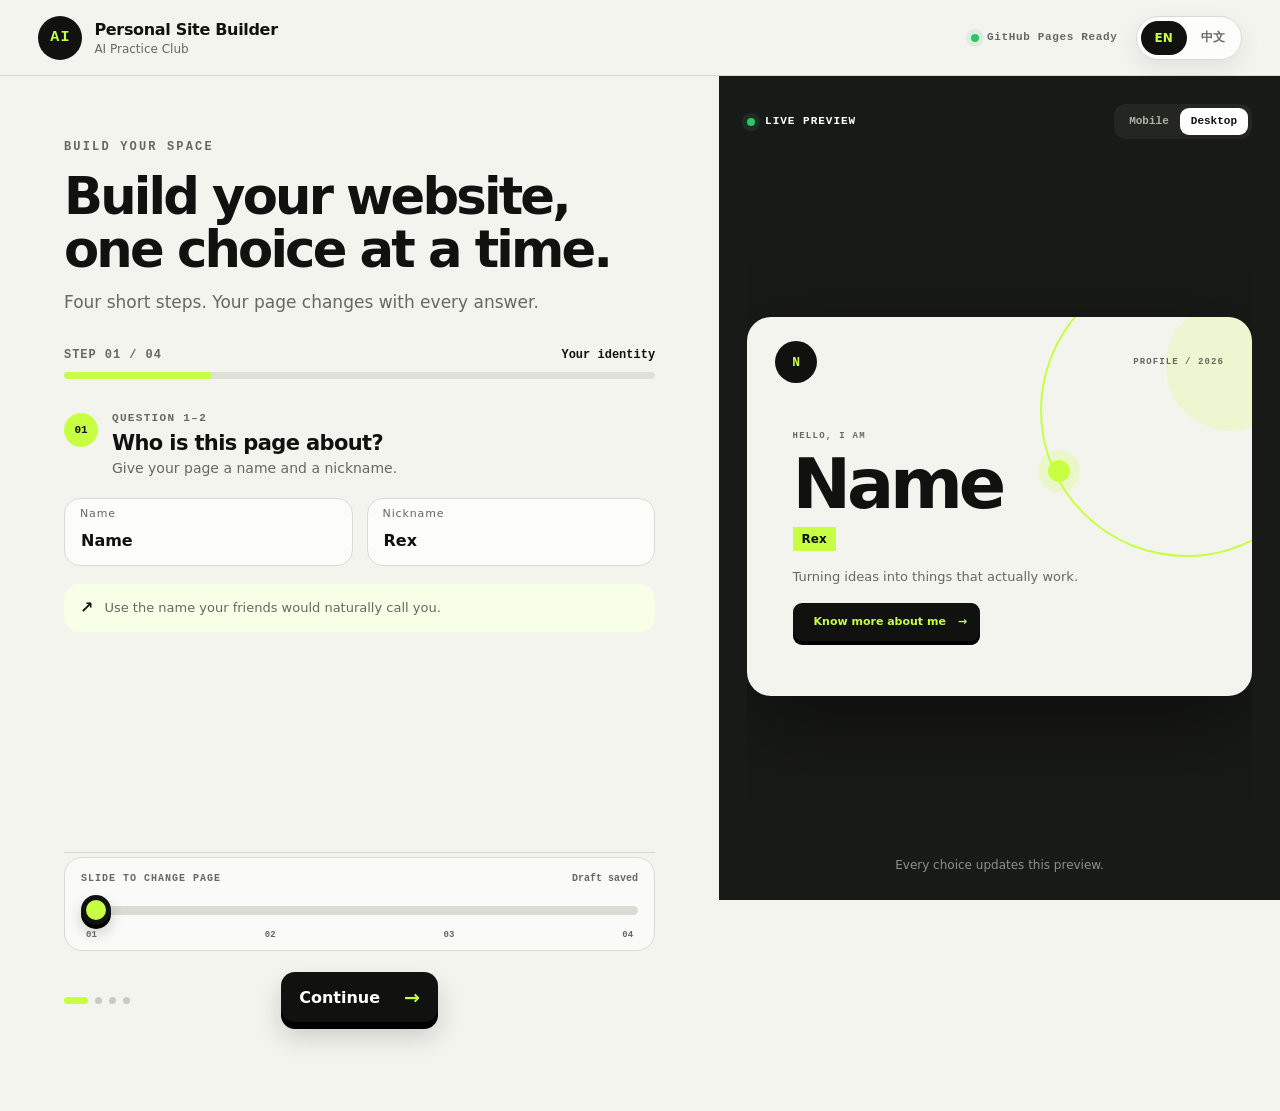
<file: index.html>
<!doctype html>
<html lang="en">
  <head>
    <meta charset="UTF-8" />
    <meta name="viewport" content="width=device-width, initial-scale=1.0, viewport-fit=cover" />
    <meta name="description" content="AI Practice Club personal site builder" />
    <title>Personal Site Builder · AI Practice Club</title>
    <link rel="stylesheet" href="styles.css" />
  </head>
  <body class="builder-page">
    <header class="topbar">
      <a class="brand" href="index.html" aria-label="Return to the builder home" data-i18n-aria="brandAria">
        <span class="brand-mark">AI</span>
        <span>
          <strong data-i18n="brandTitle">Personal Site Builder</strong>
          <small data-i18n="clubName">AI Practice Club</small>
        </span>
      </a>
      <div class="topbar-actions">
        <div class="status-pill"><span></span> <b data-i18n="githubReady">GitHub Pages Ready</b></div>
        <div class="language-switch" role="group" aria-label="Choose language" data-i18n-aria="languageAria">
          <button type="button" class="active" data-language="en" aria-pressed="true">EN</button>
          <button type="button" data-language="zh" aria-pressed="false">中文</button>
        </div>
      </div>
    </header>

    <main class="builder-shell wizard-shell">
      <section class="control-panel wizard-panel" aria-labelledby="builder-title">
        <div class="eyebrow" data-i18n="eyebrow">BUILD YOUR SPACE</div>
        <h1 id="builder-title" data-i18n="heroTitle">Build your website, one choice at a time.</h1>
        <p class="intro" data-i18n="heroIntro">Four short steps. Your page changes with every answer.</p>

        <div class="wizard-progress" role="progressbar" aria-valuemin="1" aria-valuemax="4" aria-valuenow="1" aria-label="Builder progress" data-i18n-aria="wizardProgressAria">
          <div class="wizard-progress-copy">
            <span id="wizard-step-count">STEP 01 / 04</span>
            <strong id="wizard-step-name">Your identity</strong>
          </div>
          <div class="wizard-progress-track"><i id="wizard-progress-bar"></i></div>
        </div>

        <form id="builder-form" novalidate autocomplete="off">
          <div class="wizard-viewport" id="wizard-viewport">
            <div class="wizard-track" id="wizard-track">
            <section class="control-section wizard-step active" data-step="0">
              <div class="section-heading">
                <span class="section-number">01</span>
                <div>
                  <span class="question-label" data-i18n="questionOne">QUESTION 1–2</span>
                  <h2 data-i18n="identityTitle">Who is this page about?</h2>
                  <p data-i18n="identityIntro">Give your page a name and a title.</p>
                </div>
              </div>
              <div class="floating-fields">
                <label class="floating-field">
                  <input id="name" name="name" type="text" maxlength="32" value="Name" required />
                  <span data-i18n="nameLabel">Name</span>
                </label>
                <label class="floating-field">
                  <input id="title" name="title" type="text" maxlength="48" value="Rex" required />
                  <span data-i18n="titleLabel">Nickname</span>
                </label>
              </div>
              <div class="step-tip"><span aria-hidden="true">↗</span><p data-i18n="identityTip">Try a title that says what you make, explore, or care about.</p></div>
            </section>

            <section class="control-section wizard-step" data-step="1">
              <div class="section-heading">
                <span class="section-number">02</span>
                <div>
                  <span class="question-label" data-i18n="questionThreeFour">QUESTION 3–4</span>
                  <h2 data-i18n="expressionTitle">What should your page feel like?</h2>
                  <p data-i18n="expressionIntro">Write one line, then choose its visual energy.</p>
                </div>
              </div>
              <label class="bio-field">
                <span data-i18n="bioLabel">One-line introduction</span>
                <textarea id="bio" name="bio" maxlength="180" rows="3" required>Turning ideas into things that actually work.</textarea>
                <output id="bio-count" for="bio">44 / 180</output>
              </label>
              <div class="palette-stage" role="group" aria-label="Theme color" data-i18n-aria="themeColorAria">
                <button class="color-orb active" type="button" data-color="#C7FF43" style="--orb:#C7FF43" aria-label="Electric lime" data-i18n-aria="limeAria" aria-pressed="true"></button>
                <button class="color-orb" type="button" data-color="#3975FF" style="--orb:#3975FF" aria-label="Cobalt blue" data-i18n-aria="blueAria" aria-pressed="false"></button>
                <button class="color-orb" type="button" data-color="#FF5B35" style="--orb:#FF5B35" aria-label="Bright orange" data-i18n-aria="orangeAria" aria-pressed="false"></button>
                <button class="color-orb" type="button" data-color="#FF4DA6" style="--orb:#FF4DA6" aria-label="Bright pink" data-i18n-aria="pinkAria" aria-pressed="false"></button>
                <label class="custom-color">
                  <input id="custom-color" type="color" value="#C7FF43" aria-label="Custom color" data-i18n-aria="customColorAria" />
                  <span data-i18n="customColor">CUSTOM</span>
                </label>
                <div class="color-readout">
                  <span data-i18n="activeColor">ACTIVE COLOR</span>
                  <strong id="color-value">#C7FF43</strong>
                </div>
              </div>
            </section>

            <section class="control-section wizard-step" data-step="2">
              <div class="section-heading">
                <span class="section-number">03</span>
                <div>
                  <span class="question-label" data-i18n="questionFiveSix">QUESTIONS 5–6</span>
                  <h2 data-i18n="interactionTitle">Add one more detail.</h2>
                  <p data-i18n="interactionIntro">Share something extra, then choose how the page responds to touch.</p>
                </div>
              </div>
              <div class="subquestion-label"><span>01</span><strong data-i18n="extraQuestion">What else should visitors know?</strong></div>
              <label class="secret-field" id="secret-field">
                <span data-i18n="secretLabel">Supplementary information</span>
                <input id="secret" name="secret" type="text" maxlength="80" value="I am learning how to turn AI into real work." required placeholder="One thing people might not know about me..." data-i18n-placeholder="secretPlaceholder" />
              </label>
              <div class="subquestion-label effect-question"><span>02</span><strong data-i18n="effectQuestion">Choose a touch effect</strong></div>
              <div class="interaction-cards" role="radiogroup" aria-label="Interactive feature" data-i18n-aria="interactionAria">
                <label class="interaction-card active">
                  <input type="radio" name="interaction" value="glow" checked />
                  <span class="interaction-icon glow-icon" aria-hidden="true"></span>
                  <strong data-i18n="glowTitle">Touch stars</strong>
                  <small data-i18n="glowIntro">Taps release tiny stars</small>
                </label>
                <label class="interaction-card">
                  <input type="radio" name="interaction" value="confetti" />
                  <span class="interaction-icon confetti-icon" aria-hidden="true">〰</span>
                  <strong data-i18n="confettiTitle">Touch ribbons</strong>
                  <small data-i18n="confettiIntro">Taps release colorful ribbons</small>
                </label>
              </div>
            </section>

            <section class="control-section wizard-step review-step" data-step="3">
              <div class="section-heading">
                <span class="section-number">04</span>
                <div>
                  <span class="question-label" data-i18n="finalStep">FINAL STEP</span>
                  <h2 data-i18n="reviewTitle">Ready to make it real?</h2>
                  <p data-i18n="reviewIntro">Check your details, then publish your page.</p>
                </div>
              </div>
              <div class="review-card">
                <div class="review-avatar" id="review-initials">RX</div>
                <div class="review-copy">
                  <span data-i18n="reviewProfile">PROFILE</span>
                  <strong id="review-name">Rex Wang</strong>
                  <small id="review-title">Rex</small>
                </div>
                <div class="review-choice">
                  <i id="review-color"></i>
                  <span id="review-interaction">Touch stars</span>
                </div>
              </div>
              <button class="publish-button three-d-button" type="submit">
                <span data-i18n="publish">Publish My Website</span>
                <span aria-hidden="true">↗</span>
              </button>
            </section>
            </div>
          </div>

          <div class="page-scrubber">
            <div class="page-scrubber-copy">
              <span data-i18n="slideToNavigate">SLIDE TO CHANGE PAGE</span>
              <span class="draft-status" id="draft-status" aria-live="polite" data-i18n="draftSaved">Draft saved</span>
            </div>
            <input id="wizard-slider" type="range" min="1" max="4" step="1" value="1" aria-label="Slide to change page" data-i18n-aria="slideAria" />
            <div class="page-scrubber-marks" aria-hidden="true"><span>01</span><span>02</span><span>03</span><span>04</span></div>
          </div>

          <div class="wizard-navigation">
            <button class="wizard-back" id="wizard-back" type="button" hidden>
              <span aria-hidden="true">←</span>
              <span data-i18n="back">Back</span>
            </button>
            <div class="wizard-dots" aria-hidden="true">
              <i class="active"></i><i></i><i></i><i></i>
            </div>
            <button class="wizard-next three-d-button" id="wizard-next" type="button">
              <span data-i18n="continue">Continue</span>
              <span aria-hidden="true">→</span>
            </button>
          </div>
          <p class="form-error" id="form-error" role="alert" hidden></p>
        </form>
      </section>

      <aside class="preview-panel" aria-label="Live personal site preview" data-i18n-aria="previewAria">
        <div class="preview-toolbar">
          <div><span class="live-dot"></span><span data-i18n="livePreview">LIVE PREVIEW</span></div>
          <div class="device-switch" role="group" aria-label="Preview size" data-i18n-aria="previewSizeAria">
            <button type="button" data-device="mobile" aria-pressed="false" data-i18n="mobile">Mobile</button>
            <button type="button" data-device="desktop" class="active" aria-pressed="true" data-i18n="desktop">Desktop</button>
          </div>
        </div>
        <div class="preview-canvas">
          <article class="preview-site" id="preview-site">
            <div class="preview-nav">
              <strong id="preview-initials">R</strong>
              <span data-i18n="profileYear">PROFILE / 2026</span>
            </div>
            <div class="preview-orbit" aria-hidden="true"></div>
            <div class="preview-content">
              <span class="preview-kicker" data-i18n="hello">HELLO, I AM</span>
              <h2 id="preview-name">Rex Wang</h2>
              <h3 id="preview-title">Rex</h3>
              <p id="preview-bio">Turning ideas into things that actually work.</p>
              <button type="button" tabindex="-1"><span data-i18n="explore">Explore my world</span> <span>→</span></button>
            </div>
          </article>
        </div>
        <p class="preview-caption" id="preview-caption" data-i18n="previewCaption">Every choice updates this preview.</p>
      </aside>
    </main>

    <div class="construction-overlay" id="construction-overlay" hidden>
      <div class="construction-card">
        <div class="construction-visual" aria-hidden="true">
          <span></span><span></span><span></span>
          <div class="construction-core">AI</div>
        </div>
        <p class="construction-label" data-i18n="constructing">AI is constructing your website</p>
        <h2 id="construction-step">Reading your style...</h2>
        <div class="progress-track" role="progressbar" aria-valuemin="0" aria-valuemax="100" aria-valuenow="0" aria-label="Website construction progress" data-i18n-aria="progressAria">
          <div id="progress-bar"></div>
        </div>
        <div class="progress-meta"><span id="progress-number">0%</span><span data-i18n="aboutTenSeconds">About 10 seconds</span></div>
      </div>
    </div>

    <dialog class="result-dialog" id="result-dialog">
      <button class="dialog-close" type="button" aria-label="Close" data-i18n-aria="closeAria">×</button>
      <span class="success-mark">✓</span>
      <div class="eyebrow" data-i18n="resultEyebrow">YOUR WEBSITE IS LIVE</div>
      <h2 data-i18n="resultTitle">Your personal website is ready.</h2>
      <p><span data-i18n="idLabel">Personal ID</span>: <strong id="result-id">—</strong></p>
      <label class="url-box">
        <span data-i18n="shareLink">Share this link</span>
        <input id="result-url" type="url" readonly />
      </label>
      <div class="dialog-actions">
        <button id="copy-url" type="button" data-i18n="copyUrl">Copy URL</button>
        <a id="open-site" href="#" target="_blank" rel="noopener" data-i18n="openSite">Open my website ↗</a>
      </div>
      <p class="demo-warning" id="demo-warning" hidden data-i18n="demoWarning">This is local demo mode. Configure Supabase before opening links on another device.</p>
    </dialog>

    <script src="config.js"></script>
    <script src="app.js"></script>
  </body>
</html>
</file>
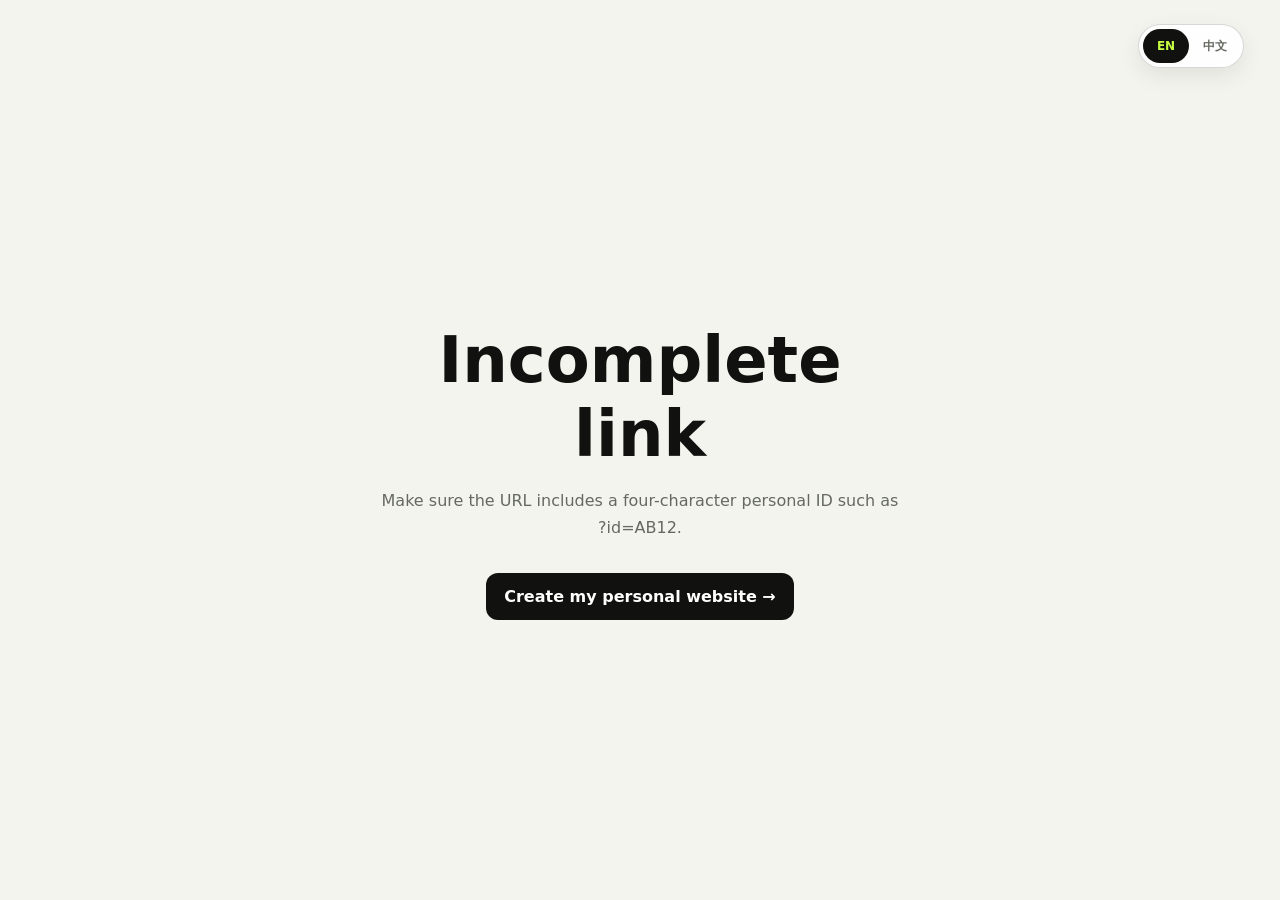
<file: profile.html>
<!doctype html>
<html lang="en">
  <head>
    <meta charset="UTF-8" />
    <meta name="viewport" content="width=device-width, initial-scale=1.0, viewport-fit=cover" />
    <meta name="theme-color" content="#C7FF43" />
    <meta name="description" content="Personal profile and interactive space" />
    <title>Loading profile...</title>
    <link rel="stylesheet" href="styles.css" />
  </head>
  <body class="profile-page">
    <div class="profile-language-switch language-switch" role="group" aria-label="Choose language">
      <button type="button" class="active" data-language="en" aria-pressed="true">EN</button>
      <button type="button" data-language="zh" aria-pressed="false">中文</button>
    </div>
    <main id="profile-root" class="profile-loading" aria-live="polite">
      <div class="profile-loader">
        <span>P</span>
        <p id="profile-loading-text">Loading your personal website...</p>
      </div>
    </main>
    <script src="config.js"></script>
    <script src="profile.js"></script>
  </body>
</html>
</file>
<file: styles.css>
:root {
  --accent: #c7ff43;
  --ink: #11120f;
  --muted: #656960;
  --paper: #f4f4ef;
  --surface: #ffffff;
  --line: #d8dbd1;
  --shadow: 0 24px 70px rgba(17, 18, 15, 0.14);
  color-scheme: light;
  font-family: Inter, "Noto Sans SC", "PingFang SC", "Microsoft YaHei", system-ui, sans-serif;
}

* { box-sizing: border-box; }

html {
  width: 100%;
  max-width: 100%;
  overflow-x: hidden;
  overflow-x: clip;
  scroll-behavior: smooth;
  -webkit-text-size-adjust: 100%;
  text-size-adjust: 100%;
}

body {
  margin: 0;
  width: 100%;
  max-width: 100%;
  overflow-x: hidden;
  overflow-x: clip;
  color: var(--ink);
  background: var(--paper);
}

button, input, textarea { font: inherit; }
button, label { -webkit-tap-highlight-color: transparent; }
button { color: inherit; }

.topbar {
  min-height: 76px;
  padding: 14px clamp(18px, 3vw, 48px);
  display: flex;
  align-items: center;
  justify-content: space-between;
  gap: 20px;
  border-bottom: 1px solid var(--line);
  background: rgba(244, 244, 239, 0.9);
  backdrop-filter: blur(16px);
  position: sticky;
  top: 0;
  z-index: 20;
}

.brand {
  color: inherit;
  text-decoration: none;
  display: inline-flex;
  align-items: center;
  gap: 12px;
  min-width: 0;
}

.brand-mark {
  width: 44px;
  height: 44px;
  border-radius: 50%;
  display: grid;
  place-items: center;
  background: var(--ink);
  color: var(--accent);
  font: 800 15px/1 ui-monospace, SFMono-Regular, Menlo, monospace;
  letter-spacing: 0.08em;
}

.brand strong, .brand small { display: block; }
.brand strong { font-size: 16px; letter-spacing: -0.02em; }
.brand small { margin-top: 3px; color: var(--muted); font-size: 12px; }

.topbar-actions {
  display: flex;
  align-items: center;
  gap: 18px;
}

.language-switch {
  padding: 4px;
  display: inline-flex;
  align-items: center;
  gap: 2px;
  border: 1px solid var(--line);
  border-radius: 999px;
  background: rgba(255, 255, 255, 0.74);
  box-shadow: 0 8px 22px rgba(17, 18, 15, 0.08);
}

.language-switch button {
  min-width: 46px;
  height: 34px;
  padding: 0 12px;
  border: 0;
  border-radius: 999px;
  background: transparent;
  color: var(--muted);
  font-size: 12px;
  font-weight: 850;
  cursor: pointer;
  transition: color 140ms ease, background 140ms ease, transform 140ms ease;
}

.language-switch button:hover { transform: translateY(-1px); }
.language-switch button.active { background: var(--ink); color: var(--accent); }

.status-pill {
  display: inline-flex;
  align-items: center;
  gap: 8px;
  font: 700 11px/1 ui-monospace, SFMono-Regular, Menlo, monospace;
  letter-spacing: 0.06em;
  color: var(--muted);
}

.status-pill span, .live-dot {
  width: 8px;
  height: 8px;
  border-radius: 50%;
  background: #33c26b;
  box-shadow: 0 0 0 5px rgba(51, 194, 107, 0.12);
}

.builder-shell {
  min-height: calc(100vh - 76px);
  display: grid;
  grid-template-columns: minmax(0, 1fr) minmax(390px, 0.78fr);
}

.control-panel {
  padding: clamp(34px, 5vw, 78px) clamp(24px, 5vw, 82px) 80px;
  max-width: 920px;
  width: 100%;
  margin: 0 auto;
}

.eyebrow {
  font: 800 12px/1.2 ui-monospace, SFMono-Regular, Menlo, monospace;
  letter-spacing: 0.18em;
  color: var(--muted);
}

.control-panel > h1 {
  max-width: 680px;
  margin: 16px 0 12px;
  font-size: clamp(36px, 4.5vw, 68px);
  line-height: 1.03;
  letter-spacing: -0.055em;
}

.intro {
  max-width: 590px;
  margin: 0;
  color: var(--muted);
  font-size: 17px;
  line-height: 1.75;
}

.wizard-panel {
  min-height: calc(100vh - 76px);
  display: flex;
  flex-direction: column;
}

.wizard-panel > h1 {
  max-width: 720px;
  font-size: clamp(36px, 4vw, 60px);
}

.wizard-progress {
  margin-top: 30px;
  scroll-margin-top: 92px;
}

.wizard-progress-copy {
  margin-bottom: 10px;
  display: flex;
  justify-content: space-between;
  gap: 20px;
  color: var(--muted);
  font: 800 12px/1.2 ui-monospace, SFMono-Regular, Menlo, monospace;
  letter-spacing: 0.08em;
}

.wizard-progress-copy strong { color: var(--ink); letter-spacing: 0; }
.wizard-progress-track { height: 7px; border-radius: 999px; background: #dfe1d8; overflow: hidden; }
.wizard-progress-track i { display: block; width: 25%; height: 100%; border-radius: inherit; background: var(--accent); transition: width 360ms cubic-bezier(.2,.8,.2,1); }

.wizard-viewport {
  min-height: 415px;
  position: relative;
  overflow: hidden;
  touch-action: pan-y;
}

.wizard-track {
  width: 100%;
  display: flex;
  align-items: stretch;
  transition: transform 420ms cubic-bezier(.2,.82,.2,1);
  will-change: transform;
}

.wizard-step {
  width: 100%;
  min-width: 100%;
  padding: 34px 0 18px;
  border-bottom: 0;
  transform-origin: 50% 10%;
  opacity: .32;
  pointer-events: none;
  transition: opacity 280ms ease;
}

.wizard-step.active { opacity: 1; pointer-events: auto; }
.wizard-back[hidden], .wizard-next[hidden] { display: none; }

.question-label {
  display: block;
  margin-bottom: 7px;
  color: var(--muted);
  font: 800 11px/1 ui-monospace, SFMono-Regular, Menlo, monospace;
  letter-spacing: .12em;
}

.step-tip {
  margin-top: 18px;
  padding: 14px 16px;
  display: flex;
  align-items: center;
  gap: 11px;
  border-radius: 15px;
  background: color-mix(in srgb, var(--accent) 13%, white);
  color: var(--muted);
}

.step-tip > span { color: var(--ink); font-weight: 900; }
.step-tip p { margin: 0; font-size: 13px; line-height: 1.5; }

.wizard-navigation {
  min-height: 62px;
  display: grid;
  grid-template-columns: minmax(112px, 1fr) auto minmax(156px, 1fr);
  align-items: center;
  gap: 18px;
}

.page-scrubber {
  margin: 4px 0 18px;
  padding: 15px 16px 10px;
  border: 1px solid var(--line);
  border-radius: 18px;
  background: rgba(255,255,255,.58);
}

.page-scrubber-copy, .page-scrubber-marks {
  display: flex;
  align-items: center;
  justify-content: space-between;
  gap: 12px;
}

.page-scrubber-copy {
  margin-bottom: 8px;
  color: var(--muted);
  font: 800 10px/1.2 ui-monospace, SFMono-Regular, Menlo, monospace;
  letter-spacing: .1em;
}

.draft-status { letter-spacing: 0; transition: color 180ms ease, transform 180ms ease; }
.draft-status.saved { color: #168048; transform: translateY(-1px); }

#wizard-slider {
  --slider-progress: 0%;
  width: 100%;
  height: 34px;
  margin: 0;
  appearance: none;
  background: transparent;
  cursor: grab;
}

#wizard-slider:active { cursor: grabbing; }
#wizard-slider::-webkit-slider-runnable-track { height: 9px; border-radius: 99px; background: linear-gradient(90deg, var(--accent) 0 var(--slider-progress), #d9dcd2 var(--slider-progress) 100%); }
#wizard-slider::-moz-range-track { height: 9px; border-radius: 99px; background: linear-gradient(90deg, var(--accent) 0 var(--slider-progress), #d9dcd2 var(--slider-progress) 100%); }
#wizard-slider::-webkit-slider-thumb { width: 30px; height: 30px; margin-top: -11px; appearance: none; border: 5px solid var(--ink); border-radius: 50%; background: var(--accent); box-shadow: 0 4px 0 #000, 0 8px 15px rgba(17,18,15,.2); }
#wizard-slider::-moz-range-thumb { width: 22px; height: 22px; border: 5px solid var(--ink); border-radius: 50%; background: var(--accent); box-shadow: 0 4px 0 #000, 0 8px 15px rgba(17,18,15,.2); }
.page-scrubber-marks { padding: 0 5px; color: var(--muted); font: 750 9px/1 ui-monospace, SFMono-Regular, Menlo, monospace; }

.wizard-back, .wizard-next {
  min-height: 50px;
  border-radius: 14px;
  cursor: pointer;
  font-weight: 850;
}

.wizard-back {
  justify-self: start;
  padding: 0 15px;
  border: 1px solid var(--line);
  display: inline-flex;
  align-items: center;
  gap: 9px;
  background: rgba(255,255,255,.72);
  transition: transform 150ms ease, background 150ms ease;
}

.wizard-back:hover { background: white; transform: translateX(-2px); }
.wizard-next { justify-self: end; min-width: 156px; padding: 0 18px; border: 0; display: flex; align-items: center; justify-content: space-between; gap: 24px; background: var(--ink); color: white; }
.wizard-next span:last-child { color: var(--accent); font-size: 19px; }

.three-d-button {
  box-shadow: 0 7px 0 #000, 0 14px 26px rgba(17,18,15,.18);
  transform: translateY(-3px);
  transition: transform 120ms ease, box-shadow 120ms ease, background 150ms ease;
}

.three-d-button:hover { transform: translateY(-5px); box-shadow: 0 9px 0 #000, 0 17px 30px rgba(17,18,15,.2); }
.three-d-button:active { transform: translateY(3px); box-shadow: 0 1px 0 #000, 0 5px 12px rgba(17,18,15,.16); }

.wizard-dots { display: flex; align-items: center; gap: 7px; }
.wizard-dots i { width: 7px; height: 7px; border-radius: 50%; background: #c8cbc2; transition: width 220ms ease, background 220ms ease; }
.wizard-dots i.active { width: 24px; border-radius: 999px; background: var(--accent); }

.review-card {
  min-height: 116px;
  padding: 18px;
  display: grid;
  grid-template-columns: auto minmax(0, 1fr) auto;
  align-items: center;
  gap: 16px;
  border: 1px solid var(--line);
  border-radius: 22px;
  background: white;
  box-shadow: 0 8px 0 #d9dcd3;
}

.review-avatar { width: 68px; height: 68px; border-radius: 50%; display: grid; place-items: center; background: var(--ink); color: var(--accent); font: 900 17px/1 ui-monospace, SFMono-Regular, Menlo, monospace; }
.review-copy { min-width: 0; }
.review-copy span, .review-copy strong, .review-copy small { display: block; }
.review-copy span { color: var(--muted); font: 800 10px/1 ui-monospace, SFMono-Regular, Menlo, monospace; letter-spacing: .13em; }
.review-copy strong { margin-top: 7px; overflow: hidden; text-overflow: ellipsis; font-size: 21px; }
.review-copy small { margin-top: 3px; overflow: hidden; text-overflow: ellipsis; color: var(--muted); font-size: 13px; }
.review-choice { max-width: 190px; display: flex; align-items: center; gap: 9px; color: var(--muted); font-size: 12px; font-weight: 750; text-align: right; }
.review-choice i { width: 16px; height: 16px; flex: 0 0 auto; border-radius: 50%; box-shadow: 0 0 0 3px var(--paper); }
.review-template-note { margin-top: 24px; }
.review-step .publish-button { width: 100%; margin-top: 26px; }

.control-section {
  padding: 34px 0;
  border-bottom: 1px solid var(--line);
}

.section-heading {
  display: flex;
  align-items: flex-start;
  gap: 14px;
  margin-bottom: 22px;
}

.section-number {
  width: 34px;
  height: 34px;
  flex: 0 0 auto;
  display: grid;
  place-items: center;
  border-radius: 50%;
  background: var(--accent);
  color: var(--ink);
  font: 800 11px/1 ui-monospace, SFMono-Regular, Menlo, monospace;
}

.section-heading h2 { margin: 0; font-size: 21px; letter-spacing: -0.03em; }
.section-heading p { margin: 5px 0 0; color: var(--muted); font-size: 14px; }

.floating-fields {
  display: grid;
  grid-template-columns: 1fr 1fr;
  gap: 14px;
}

.floating-field, .bio-field, .secret-field {
  position: relative;
  display: block;
}

.floating-field input, .bio-field textarea, .secret-field input {
  width: 100%;
  border: 1px solid var(--line);
  background: rgba(255, 255, 255, 0.7);
  color: var(--ink);
  outline: none;
  transition: border-color 150ms ease, box-shadow 150ms ease, transform 150ms ease;
}

.floating-field input {
  height: 68px;
  padding: 25px 16px 8px;
  border-radius: 16px;
  font-weight: 750;
}

.floating-field span {
  position: absolute;
  top: 9px;
  left: 16px;
  color: var(--muted);
  font-size: 11px;
  letter-spacing: 0.08em;
}

.bio-field { margin-top: 14px; }
.bio-field > span, .secret-field > span {
  display: block;
  margin-bottom: 8px;
  color: var(--muted);
  font-size: 12px;
  font-weight: 700;
  letter-spacing: 0.06em;
}

.bio-field textarea {
  min-height: 104px;
  resize: vertical;
  padding: 16px 54px 16px 16px;
  border-radius: 16px;
  line-height: 1.65;
}

.bio-field output {
  position: absolute;
  right: 14px;
  bottom: 12px;
  color: var(--muted);
  font: 700 11px/1 ui-monospace, SFMono-Regular, Menlo, monospace;
}

.floating-field input:focus, .bio-field textarea:focus, .secret-field input:focus {
  border-color: var(--accent);
  box-shadow: 0 0 0 4px color-mix(in srgb, var(--accent) 20%, transparent);
}

.palette-stage {
  min-height: 116px;
  padding: 22px;
  display: flex;
  flex-wrap: wrap;
  align-items: center;
  gap: 14px;
  background:
    linear-gradient(90deg, color-mix(in srgb, var(--accent) 16%, transparent), transparent 65%),
    var(--ink);
  border-radius: 22px;
}

.color-orb {
  width: 52px;
  height: 52px;
  border: 0;
  border-radius: 50%;
  cursor: pointer;
  background: var(--orb);
  box-shadow: inset 0 0 0 2px rgba(255,255,255,0.25), 0 6px 0 rgba(0,0,0,.38);
  transition: transform 160ms ease, box-shadow 160ms ease;
}

.color-orb:hover { transform: translateY(-4px) scale(1.04); box-shadow: inset 0 0 0 2px rgba(255,255,255,.25), 0 9px 0 rgba(0,0,0,.38); }
.color-orb:active { transform: translateY(4px) scale(.96); box-shadow: inset 0 0 0 2px rgba(255,255,255,.25), 0 2px 0 rgba(0,0,0,.38); }
.color-orb.active { box-shadow: 0 0 0 4px var(--ink), 0 0 0 7px white, 0 9px 0 rgba(0,0,0,.4); transform: translateY(-3px) scale(.92); }

.custom-color {
  width: 66px;
  height: 66px;
  border: 1px dashed rgba(255,255,255,0.36);
  border-radius: 18px;
  color: white;
  display: grid;
  place-items: center;
  gap: 1px;
  cursor: pointer;
  font-size: 10px;
}

.custom-color input { width: 30px; height: 26px; border: 0; background: transparent; padding: 0; cursor: pointer; }
.color-readout { margin-left: auto; color: white; text-align: right; }
.color-readout span { display: block; opacity: 0.55; font: 700 10px/1 ui-monospace, SFMono-Regular, Menlo, monospace; letter-spacing: 0.12em; }
.color-readout strong { display: block; margin-top: 8px; font: 800 18px/1 ui-monospace, SFMono-Regular, Menlo, monospace; }

.interaction-cards {
  display: grid;
  grid-template-columns: repeat(2, minmax(0, 1fr));
  gap: 12px;
}

.interaction-card {
  min-height: 154px;
  padding: 18px;
  border: 1px solid var(--line);
  border-radius: 20px;
  background: rgba(255,255,255,0.64);
  cursor: pointer;
  box-shadow: 0 5px 0 #d7dad1;
  transition: transform 140ms ease, border-color 160ms ease, background 160ms ease, box-shadow 140ms ease;
}

.interaction-card:hover { transform: translateY(-4px); box-shadow: 0 9px 0 #d7dad1; }
.interaction-card:active { transform: translateY(3px); box-shadow: 0 2px 0 #d7dad1; }
.interaction-card.active { border-color: var(--accent); background: color-mix(in srgb, var(--accent) 12%, white); box-shadow: 0 6px 0 color-mix(in srgb, var(--accent) 60%, #93978d); }
.interaction-card input { position: absolute; opacity: 0; pointer-events: none; }
.interaction-card strong, .interaction-card small { display: block; }
.interaction-card strong { margin-top: 14px; font-size: 15px; }
.interaction-card small { margin-top: 6px; color: var(--muted); line-height: 1.45; }

.interaction-icon {
  width: 42px;
  height: 42px;
  display: grid;
  place-items: center;
  border-radius: 50%;
  background: var(--ink);
  color: var(--accent);
  font-size: 20px;
  font-weight: 800;
}

.glow-icon { position: relative; }
.glow-icon::after { content: "✦"; color: var(--accent); font-size: 23px; text-shadow: 0 0 14px var(--accent); }

.subquestion-label { margin: 4px 0 10px; display: flex; align-items: center; gap: 9px; color: var(--ink); }
.subquestion-label span { width: 25px; height: 25px; display: grid; place-items: center; border-radius: 50%; background: var(--ink); color: var(--accent); font: 800 9px/1 ui-monospace, SFMono-Regular, Menlo, monospace; }
.subquestion-label strong { font-size: 13px; }
.subquestion-label.effect-question { margin-top: 22px; }
.secret-field { margin-top: 0; }
.secret-field input { height: 52px; padding: 0 15px; border-radius: 14px; }

.publish-row {
  padding-top: 28px;
  display: flex;
  align-items: center;
  justify-content: space-between;
  gap: 24px;
}

.template-note { display: flex; align-items: center; gap: 14px; }
.template-note p { margin: 0; color: var(--muted); font-size: 12px; line-height: 1.45; }
.template-note strong { color: var(--ink); font-size: 13px; }

.template-stack { width: 46px; height: 42px; position: relative; flex: 0 0 auto; }
.template-stack i { position: absolute; width: 32px; height: 36px; border: 1px solid var(--ink); border-radius: 7px; background: var(--paper); }
.template-stack i:nth-child(1) { left: 0; transform: rotate(-9deg); }
.template-stack i:nth-child(2) { left: 7px; transform: rotate(0); }
.template-stack i:nth-child(3) { left: 14px; transform: rotate(9deg); background: var(--accent); }

.publish-button {
  min-height: 58px;
  min-width: 236px;
  padding: 0 22px;
  border: 0;
  border-radius: 18px;
  display: flex;
  align-items: center;
  justify-content: space-between;
  gap: 30px;
  background: var(--ink);
  color: white;
  font-weight: 800;
  cursor: pointer;
  transition: transform 120ms ease, box-shadow 120ms ease, background 150ms ease;
}

.publish-button:hover { background: #2a2c27; }
.publish-button span:last-child { color: var(--accent); font-size: 20px; }
.form-error { margin: 16px 0 0; color: #b21e35; font-weight: 700; }

.preview-panel {
  min-width: 0;
  padding: 28px;
  background: #181a17;
  color: white;
  display: flex;
  flex-direction: column;
  position: sticky;
  top: 76px;
  height: calc(100vh - 76px);
}

.preview-toolbar { display: flex; justify-content: space-between; align-items: center; gap: 16px; font: 700 11px/1 ui-monospace, SFMono-Regular, Menlo, monospace; letter-spacing: 0.09em; }
.preview-toolbar > div:first-child { display: flex; align-items: center; gap: 10px; }

.device-switch { padding: 4px; background: #242721; border-radius: 12px; display: flex; }
.device-switch button { padding: 8px 11px; border: 0; border-radius: 9px; background: transparent; color: #aeb2a7; cursor: pointer; font-size: 11px; }
.device-switch button.active { background: white; color: var(--ink); }

.preview-canvas {
  flex: 1;
  min-height: 430px;
  display: grid;
  place-items: center;
  padding: 28px 0 12px;
  overflow: hidden;
}

.preview-site {
  --preview-scale: 1;
  width: min(100%, 640px);
  aspect-ratio: 4 / 3;
  border-radius: 24px;
  background: #f4f4ef;
  color: var(--ink);
  position: relative;
  overflow: hidden;
  box-shadow: 0 28px 80px rgba(0,0,0,0.42);
  transition: width 260ms ease, border-radius 260ms ease;
}

.preview-site.mobile { width: min(76%, 340px); aspect-ratio: 9 / 16; border-radius: 30px; }
.preview-nav { position: absolute; top: 24px; left: 28px; right: 28px; display: flex; justify-content: space-between; align-items: center; z-index: 2; }
.preview-nav strong { width: 42px; height: 42px; display: grid; place-items: center; background: var(--ink); color: var(--accent); border-radius: 50%; font: 800 13px/1 ui-monospace, SFMono-Regular, Menlo, monospace; }
.preview-nav span, .preview-meta { font: 700 9px/1 ui-monospace, SFMono-Regular, Menlo, monospace; letter-spacing: 0.12em; color: var(--muted); }
.preview-orbit { position: absolute; width: 58%; aspect-ratio: 1; border: 2px solid var(--accent); border-radius: 50%; right: -16%; top: -14%; }
.preview-orbit::before, .preview-orbit::after { content: ""; position: absolute; border-radius: 50%; }
.preview-orbit::before { width: 22px; height: 22px; top: 67%; left: 2%; background: var(--accent); box-shadow: 0 0 0 10px color-mix(in srgb, var(--accent) 22%, transparent); }
.preview-orbit::after { width: 45%; height: 45%; right: 12%; top: 12%; background: color-mix(in srgb, var(--accent) 18%, transparent); }
.preview-content { position: absolute; left: 9%; right: 9%; bottom: 14%; z-index: 2; }
.preview-kicker { color: var(--muted); font: 800 9px/1 ui-monospace, SFMono-Regular, Menlo, monospace; letter-spacing: 0.14em; }
.preview-content h2 { margin: 9px 0 0; font-size: clamp(42px, 6vw, 70px); line-height: 0.95; letter-spacing: -0.06em; }
.preview-content h3 { display: inline-block; margin: 9px 0 0; padding: 5px 9px; background: var(--accent); font-size: 12px; }
.preview-content p { max-width: 72%; margin: 16px 0 18px; color: var(--muted); font-size: 13px; line-height: 1.55; }
.preview-content button { min-height: 38px; padding: 0 13px; border: 0; border-radius: 9px; background: var(--ink); color: white; font-weight: 750; font-size: 11px; box-shadow: 0 4px 0 #000; transform: translateY(-2px); }
.preview-content button span { color: var(--accent); margin-left: 8px; }
.preview-meta { position: absolute; right: 25px; bottom: 20px; transform: rotate(-90deg) translateX(100%); transform-origin: right bottom; }
.preview-site.mobile .preview-content p { max-width: 92%; }
.preview-site.mobile .preview-content h2 { font-size: 48px; }
.preview-caption { margin: 0; text-align: center; color: #8d9188; font-size: 12px; }

.construction-overlay {
  position: fixed;
  inset: 0;
  z-index: 100;
  display: grid;
  place-items: center;
  padding: 20px;
  background: rgba(17,18,15,0.88);
  backdrop-filter: blur(18px);
}

.construction-overlay[hidden], .secret-field[hidden], .demo-warning[hidden], .form-error[hidden] { display: none; }
.construction-card { width: min(92vw, 560px); padding: 44px; border-radius: 30px; background: var(--paper); box-shadow: var(--shadow); }
.construction-visual { width: 126px; height: 92px; margin: 0 auto 28px; position: relative; }
.construction-core { width: 64px; height: 64px; border-radius: 20px; display: grid; place-items: center; background: var(--ink); color: var(--accent); font: 900 20px/1 ui-monospace, SFMono-Regular, Menlo, monospace; position: absolute; left: 31px; top: 14px; z-index: 2; animation: corePulse 1.2s ease-in-out infinite alternate; }
.construction-visual span { position: absolute; width: 12px; height: 12px; border-radius: 50%; background: var(--accent); animation: nodeOrbit 2.4s linear infinite; }
.construction-visual span:nth-child(1) { left: 1px; top: 15px; }
.construction-visual span:nth-child(2) { right: 1px; top: 34px; animation-delay: -.8s; }
.construction-visual span:nth-child(3) { left: 15px; bottom: 2px; animation-delay: -1.6s; }
.construction-label { margin: 0; text-align: center; color: var(--muted); font: 800 12px/1.4 ui-monospace, SFMono-Regular, Menlo, monospace; letter-spacing: 0.04em; }
.construction-card h2 { min-height: 32px; margin: 12px 0 28px; text-align: center; font-size: 25px; }
.progress-track { height: 12px; padding: 3px; border-radius: 99px; background: #dfe1d8; overflow: hidden; }
.progress-track > div { height: 100%; width: 0; border-radius: inherit; background: var(--accent); transition: width 100ms linear; }
.progress-meta { margin-top: 10px; display: flex; justify-content: space-between; color: var(--muted); font: 700 11px/1 ui-monospace, SFMono-Regular, Menlo, monospace; }

.result-dialog { width: min(92vw, 600px); padding: 42px; border: 0; border-radius: 30px; background: var(--paper); color: var(--ink); box-shadow: var(--shadow); position: relative; }
.result-dialog::backdrop { background: rgba(17,18,15,0.78); backdrop-filter: blur(12px); }
.dialog-close { position: absolute; right: 18px; top: 16px; width: 38px; height: 38px; border: 0; border-radius: 50%; background: #e5e7df; cursor: pointer; font-size: 24px; }
.success-mark { width: 58px; height: 58px; margin-bottom: 22px; border-radius: 50%; display: grid; place-items: center; background: var(--accent); font-weight: 900; font-size: 23px; }
.result-dialog h2 { margin: 9px 0 10px; font-size: 31px; letter-spacing: -0.04em; }
.result-dialog > p { color: var(--muted); }
.url-box { display: block; margin-top: 25px; }
.url-box span { display: block; margin-bottom: 8px; color: var(--muted); font-size: 12px; font-weight: 700; }
.url-box input { width: 100%; height: 55px; padding: 0 14px; border: 1px solid var(--line); border-radius: 14px; background: white; color: var(--ink); font: 700 13px/1 ui-monospace, SFMono-Regular, Menlo, monospace; }
.dialog-actions { margin-top: 14px; display: flex; gap: 10px; }
.dialog-actions button, .dialog-actions a { min-height: 50px; flex: 1; border-radius: 14px; display: grid; place-items: center; text-decoration: none; font-weight: 800; cursor: pointer; }
.dialog-actions button { border: 0; background: var(--accent); }
.dialog-actions a { background: var(--ink); color: white; }
.demo-warning { padding: 12px; background: #fff2cc; border-radius: 12px; color: #6c5100 !important; font-size: 13px; line-height: 1.5; }

@keyframes corePulse { to { transform: scale(1.06) rotate(2deg); } }
@keyframes nodeOrbit { 50% { transform: translate(12px, 18px) scale(1.35); } }
@keyframes stepInForward {
  from { opacity: 0; transform: translateX(38px) scale(.985); }
  to { opacity: 1; transform: translateX(0) scale(1); }
}
@keyframes stepInBack {
  from { opacity: 0; transform: translateX(-38px) scale(.985); }
  to { opacity: 1; transform: translateX(0) scale(1); }
}
@keyframes previewPulse {
  45% { transform: scale(.988); box-shadow: 0 22px 58px rgba(0,0,0,.34), 0 0 0 3px var(--accent); }
}
.preview-site.preview-pulse { animation: previewPulse 420ms ease both; }

/* Shared generated profile shell */
.profile-page { min-height: 100vh; min-height: 100svh; background: #111; }
.profile-language-switch {
  position: fixed;
  right: clamp(16px, 3vw, 36px);
  top: clamp(16px, 2.5vw, 24px);
  z-index: 50;
  border-color: rgba(17, 18, 15, 0.16);
  background: rgba(255, 255, 255, 0.9);
  backdrop-filter: blur(14px);
}
.profile-loading { min-height: 100vh; min-height: 100svh; display: grid; place-items: center; background: var(--paper); }
.profile-loader { text-align: center; }
.profile-loader span { width: 66px; height: 66px; margin: auto; border-radius: 22px; display: grid; place-items: center; background: var(--ink); color: var(--accent); font: 900 20px/1 ui-monospace, SFMono-Regular, Menlo, monospace; animation: corePulse .8s ease-in-out infinite alternate; }
.profile-loader p { color: var(--muted); }
.profile-error { min-height: 100vh; min-height: 100svh; padding: 28px; display: grid; place-items: center; text-align: center; background: var(--paper); }
.profile-error div { max-width: 520px; }
.profile-error h1 { font-size: clamp(32px, 8vw, 64px); margin-bottom: 10px; }
.profile-error p { color: var(--muted); line-height: 1.7; }
.profile-error a { display: inline-block; margin-top: 16px; padding: 14px 18px; border-radius: 12px; background: var(--ink); color: white; text-decoration: none; font-weight: 800; }

.generated-profile {
  --accent: #c7ff43;
  --profile-bg: #f4f4ef;
  --profile-ink: #11120f;
  --profile-muted: #666a61;
  min-height: 100vh;
  min-height: 100svh;
  overflow: hidden;
  position: relative;
  background: var(--profile-bg);
  color: var(--profile-ink);
}
.generated-profile .profile-top { position: fixed; inset: 0 0 auto; z-index: 30; min-height: 76px; padding: 15px clamp(150px, 15vw, 205px) 15px clamp(20px, 4vw, 56px); display: flex; justify-content: space-between; align-items: center; gap: 18px; border-bottom: 1px solid color-mix(in srgb, var(--profile-ink) 14%, transparent); backdrop-filter: blur(14px); background: color-mix(in srgb, var(--profile-bg) 82%, transparent); }
.generated-profile .profile-logo { min-width: 0; padding: 0; border: 0; display: flex; align-items: center; gap: 11px; background: transparent; color: inherit; cursor: pointer; font-weight: 850; }
.generated-profile .profile-logo i { width: 43px; height: 43px; flex: 0 0 auto; border-radius: 50%; display: grid; place-items: center; background: var(--profile-ink); color: var(--accent); font: 900 17px/1 ui-monospace, SFMono-Regular, Menlo, monospace; font-style: normal; box-shadow: 0 5px 0 color-mix(in srgb, var(--profile-ink) 74%, black); }
.generated-profile .profile-logo span { max-width: 28vw; overflow: hidden; text-overflow: ellipsis; white-space: nowrap; }
.generated-profile .profile-code { color: var(--profile-muted); font: 750 11px/1 ui-monospace, SFMono-Regular, Menlo, monospace; letter-spacing: .11em; }
.personal-page-viewport { width: 100%; height: 100vh; height: 100svh; height: 100dvh; overflow: hidden; touch-action: pan-y; }
.personal-page-track { height: 100%; display: flex; transition: transform 520ms cubic-bezier(.2,.82,.2,1); will-change: transform; }
.profile-slide { width: 100%; min-width: 100%; height: 100%; position: relative; overflow: hidden; }
.profile-overview { padding: 112px clamp(24px, 7vw, 110px) 105px; display: grid; grid-template-columns: minmax(0, 1.05fr) minmax(260px, .75fr); align-items: center; gap: clamp(24px, 6vw, 90px); }
.generated-profile .profile-copy { position: relative; z-index: 3; max-width: 880px; animation: profileCopyIn 620ms cubic-bezier(.16,.84,.32,1) both; }
.generated-profile h1, .generated-profile h2, .generated-profile p { margin-top: 0; }
.generated-profile .profile-kicker { color: var(--profile-muted); font: 850 12px/1 ui-monospace, SFMono-Regular, Menlo, monospace; letter-spacing: .18em; }
.generated-profile h1 { margin: 19px 0 26px; font-size: clamp(66px, 10vw, 154px); line-height: .86; letter-spacing: -.07em; }
.nickname-block, .about-block { max-width: 680px; }
.nickname-block > span, .about-block > span { display: block; margin-bottom: 8px; color: var(--profile-muted); font: 800 10px/1 ui-monospace, SFMono-Regular, Menlo, monospace; letter-spacing: .15em; }
.generated-profile .profile-title { display: inline-block; margin: 0 0 24px; padding: 7px 12px; background: var(--accent); color: #11120f; font-size: clamp(18px, 2.2vw, 30px); font-weight: 850; }
.generated-profile .profile-bio { max-width: 650px; margin-bottom: 0; color: var(--profile-muted); font-size: clamp(17px, 1.8vw, 23px); line-height: 1.55; }
.profile-next { min-width: min(100%, 250px); min-height: 56px; margin-top: 30px; padding: 0 18px; border: 0; border-radius: 15px; display: inline-flex; align-items: center; justify-content: space-between; gap: 28px; background: var(--profile-ink); color: var(--profile-bg); cursor: pointer; font-weight: 850; box-shadow: 0 7px 0 color-mix(in srgb, var(--profile-ink) 72%, black); transform: translateY(-3px); transition: transform 130ms ease, box-shadow 130ms ease; }
.profile-next:hover { transform: translateY(-5px); box-shadow: 0 9px 0 color-mix(in srgb, var(--profile-ink) 72%, black); }
.profile-next:active { transform: translateY(2px); box-shadow: 0 1px 0 color-mix(in srgb, var(--profile-ink) 72%, black); }
.profile-next b { color: var(--accent); font-size: 20px; }
.profile-watermark { width: min(34vw, 440px); aspect-ratio: 1; justify-self: end; border: clamp(14px, 2vw, 28px) solid var(--accent); border-radius: 50%; display: grid; place-items: center; color: var(--profile-ink); font: 950 clamp(150px, 22vw, 330px)/1 ui-monospace, SFMono-Regular, Menlo, monospace; transform: rotate(7deg); animation: profileArtIn 720ms 80ms cubic-bezier(.16,.84,.32,1) both; }
.profile-playground { padding: 104px clamp(24px, 7vw, 110px) 105px; display: grid; grid-template-columns: minmax(0, 1fr) minmax(300px, 410px); align-items: center; gap: clamp(24px, 5vw, 70px); background: var(--profile-ink); color: var(--profile-bg); }
.profile-playground::before { content: ""; position: absolute; width: min(68vw, 900px); aspect-ratio: 1; left: -17%; top: -35%; border: 2px solid color-mix(in srgb, var(--accent) 58%, transparent); border-radius: 50%; }
.effect-decoration { position: absolute; inset: 76px 0 72px; z-index: 1; overflow: hidden; pointer-events: none; }
.effect-decoration i { position: absolute; display: block; opacity: .72; }
.effect-decoration i:nth-child(1) { left: 7%; top: 15%; transform: rotate(-12deg) scale(1.2); }
.effect-decoration i:nth-child(2) { left: 22%; top: 72%; transform: rotate(18deg) scale(.72); }
.effect-decoration i:nth-child(3) { left: 39%; top: 10%; transform: rotate(35deg) scale(.9); }
.effect-decoration i:nth-child(4) { left: 54%; top: 80%; transform: rotate(-24deg) scale(1.1); }
.effect-decoration i:nth-child(5) { right: 34%; top: 29%; transform: rotate(16deg) scale(.65); }
.effect-decoration i:nth-child(6) { right: 20%; top: 63%; transform: rotate(-44deg) scale(.9); }
.effect-decoration i:nth-child(7) { right: 6%; top: 20%; transform: rotate(20deg) scale(1.15); }
.effect-decoration i:nth-child(8) { right: 9%; bottom: 8%; transform: rotate(-8deg) scale(.66); }
.effect-decoration i:nth-child(9) { left: 31%; top: 43%; transform: rotate(50deg) scale(.55); }
.effect-stars .effect-decoration i::before { content: "✦"; color: var(--accent); font: 900 clamp(18px, 2.2vw, 34px)/1 ui-monospace, SFMono-Regular, Menlo, monospace; text-shadow: 0 0 18px color-mix(in srgb, var(--accent) 65%, transparent); }
.effect-ribbons .effect-decoration i { width: clamp(25px, 3.4vw, 54px); height: clamp(7px, .75vw, 12px); border-radius: 999px; background: var(--accent); box-shadow: clamp(9px, 1.1vw, 18px) clamp(7px, .8vw, 13px) 0 color-mix(in srgb, var(--accent) 48%, white); }
.profile-monogram { position: relative; z-index: 2; min-width: 0; text-align: center; color: var(--accent); font: 950 clamp(270px, 50vw, 760px)/.72 ui-monospace, SFMono-Regular, Menlo, monospace; letter-spacing: -.1em; user-select: none; filter: drop-shadow(0 22px 45px rgba(0,0,0,.32)); }
.interaction-panel { position: relative; z-index: 4; align-self: center; padding: clamp(22px, 3vw, 38px); border-left: 2px solid var(--accent); background: color-mix(in srgb, var(--profile-ink) 88%, transparent); backdrop-filter: blur(14px); }
.interaction-panel .profile-kicker { color: var(--accent); }
.interaction-panel h2 { margin: 16px 0 10px; font-size: clamp(32px, 4vw, 58px); line-height: .98; letter-spacing: -.05em; }
.interaction-panel > p { margin-bottom: 26px; color: color-mix(in srgb, var(--profile-bg) 66%, transparent); line-height: 1.6; }
.effect-choice { width: fit-content; margin: -10px 0 22px; padding: 7px 11px; border-radius: 999px; display: flex; align-items: center; gap: 7px; background: color-mix(in srgb, var(--accent) 14%, transparent); color: var(--accent); font: 800 10px/1 ui-monospace, SFMono-Regular, Menlo, monospace; letter-spacing: .08em; text-transform: uppercase; }
.effect-choice span { font-size: 16px; }
.profile-interaction { width: 100%; min-height: 54px; padding: 0 17px; border: 0; border-radius: 13px; display: flex; align-items: center; justify-content: center; gap: 10px; background: var(--profile-bg); color: var(--profile-ink); font-weight: 850; cursor: pointer; box-shadow: 0 6px 0 var(--accent); transform: translateY(-3px); transition: transform 120ms ease, box-shadow 120ms ease; }
.profile-interaction:hover { transform: translateY(-5px); box-shadow: 0 8px 0 var(--accent); }
.profile-interaction:active { transform: translateY(2px); box-shadow: 0 1px 0 var(--accent); }
.profile-interaction span { color: var(--accent); }
.profile-interaction b { font: inherit; }
.personal-page-nav { position: fixed; z-index: 35; left: 50%; bottom: 20px; width: min(86vw, 520px); min-height: 58px; padding: 8px 13px; border-radius: 18px; display: grid; grid-template-columns: auto minmax(110px, 1fr) auto; align-items: center; gap: 13px; background: rgba(255,255,255,.92); color: #11120f; box-shadow: 0 18px 45px rgba(0,0,0,.22); backdrop-filter: blur(16px); transform: translateX(-50%); }
.personal-page-nav button { padding: 8px 5px; border: 0; background: transparent; color: #74786f; cursor: pointer; font: 850 10px/1 ui-monospace, SFMono-Regular, Menlo, monospace; }
.personal-page-nav button span { margin-left: 4px; }
.personal-page-nav button.active { color: #11120f; }
.personal-page-slider { --page-progress: 0%; width: 100%; height: 30px; margin: 0; appearance: none; background: transparent; cursor: grab; }
.personal-page-slider:active { cursor: grabbing; }
.personal-page-slider::-webkit-slider-runnable-track { height: 7px; border-radius: 99px; background: linear-gradient(90deg, var(--accent) 0 var(--page-progress), #d9dcd2 var(--page-progress) 100%); }
.personal-page-slider::-moz-range-track { height: 7px; border-radius: 99px; background: linear-gradient(90deg, var(--accent) 0 var(--page-progress), #d9dcd2 var(--page-progress) 100%); }
.personal-page-slider::-webkit-slider-thumb { width: 25px; height: 25px; margin-top: -9px; appearance: none; border: 4px solid #11120f; border-radius: 50%; background: var(--accent); box-shadow: 0 3px 0 #000; }
.personal-page-slider::-moz-range-thumb { width: 17px; height: 17px; border: 4px solid #11120f; border-radius: 50%; background: var(--accent); box-shadow: 0 3px 0 #000; }

/* Automatically selected visual styles */
.template-orbit .profile-overview { background: radial-gradient(circle at 82% 22%, color-mix(in srgb, var(--accent) 18%, transparent), transparent 28%), var(--profile-bg); }
.template-blueprint { --profile-bg: #121512; --profile-ink: #f5f5ef; --profile-muted: #a8ada4; }
.template-blueprint .profile-overview { background-image: linear-gradient(rgba(255,255,255,.055) 1px, transparent 1px), linear-gradient(90deg, rgba(255,255,255,.055) 1px, transparent 1px); background-size: 34px 34px; }
.template-blueprint .profile-logo i { color: #11120f; background: var(--accent); }
.template-blueprint .profile-next { background: var(--accent); color: #11120f; box-shadow: 0 7px 0 color-mix(in srgb, var(--accent) 44%, black); }
.template-blueprint .profile-next b { color: #11120f; }
.template-studio .profile-overview { background: linear-gradient(100deg, var(--profile-bg) 0 66%, var(--accent) 66% 100%); }
.template-studio .profile-watermark { border-color: var(--profile-ink); background: var(--accent); }

.confetti-piece, .star-piece { position: absolute; z-index: 20; pointer-events: none; animation: effectFly 850ms cubic-bezier(.1,.7,.2,1) forwards; }
.confetti-piece { width: 9px; height: 19px; border-radius: 999px; background: var(--accent); }
.confetti-piece.light-piece { background: color-mix(in srgb, var(--accent) 42%, white); }
.star-piece { color: var(--accent); font: 900 24px/1 ui-monospace, SFMono-Regular, Menlo, monospace; text-shadow: 0 0 12px color-mix(in srgb, var(--accent) 72%, transparent); }
@keyframes effectFly { 70% { opacity: 1; } to { transform: translate(var(--dx), var(--dy)) rotate(var(--rot)) scale(.25); opacity: 0; } }
.secret-message { margin-top: 16px; padding: 15px 18px; max-width: 620px; border-left: 5px solid var(--accent); background: color-mix(in srgb, var(--accent) 15%, transparent); font-weight: 700; animation: revealMessage 300ms ease both; }
@keyframes revealMessage { from { opacity: 0; transform: translateY(9px); } }
@keyframes profileCopyIn { from { opacity: 0; transform: translateY(28px); } }
@keyframes profileArtIn { from { opacity: 0; transform: scale(.96) rotate(1deg); } }

@media (max-width: 1050px) {
  .builder-shell { grid-template-columns: 1fr; }
  .wizard-panel { min-height: auto; }
  .preview-panel { position: relative; top: auto; height: auto; min-height: 720px; }
  .preview-site { max-width: 700px; }
}

@media (max-width: 700px) {
  .topbar {
    width: 100%;
    min-height: 68px;
    padding: max(10px, env(safe-area-inset-top)) max(12px, env(safe-area-inset-right)) 10px max(12px, env(safe-area-inset-left));
    gap: 8px;
  }
  .status-pill { display: none; }
  .topbar-actions { flex: 0 0 auto; gap: 8px; }
  .brand { flex: 1 1 auto; gap: 8px; overflow: hidden; }
  .brand-mark { width: 40px; height: 40px; flex: 0 0 40px; font-size: 14px; }
  .brand small { display: none; }
  .brand strong { max-width: min(36vw, 145px); overflow: hidden; text-overflow: ellipsis; white-space: nowrap; font-size: 15px; }
  .language-switch { flex: 0 0 auto; }
  .language-switch button { min-width: 42px; height: 36px; padding: 0 8px; font-size: 12px; }
  .builder-shell { width: 100%; min-height: calc(100vh - 68px); min-height: calc(100svh - 68px); display: block; }
  .preview-panel { width: 100%; padding: 24px 16px max(28px, env(safe-area-inset-bottom)); min-height: 620px; }
  .preview-canvas { min-height: 500px; }
  .preview-site { width: min(100%, 430px); }
  .preview-site:not(.mobile) { aspect-ratio: 4 / 5; }
  .preview-meta { display: none; }
  .control-panel { max-width: none; padding: 38px 18px 58px; }
  .eyebrow { font-size: 13px; }
  .control-panel > h1, .wizard-panel > h1 { max-width: 100%; margin-top: 14px; font-size: clamp(44px, 12vw, 58px); line-height: .98; }
  .intro { max-width: 100%; font-size: 18px; line-height: 1.6; }
  .wizard-progress { margin-top: 24px; }
  .wizard-progress-copy { flex-wrap: wrap; gap: 7px 14px; font-size: 12px; }
  .wizard-viewport { width: 100%; min-height: 520px; }
  .wizard-track { width: 100%; }
  .wizard-step { min-width: 100%; max-width: 100%; padding: 32px 0 22px; }
  .section-heading { gap: 12px; margin-bottom: 24px; }
  .section-heading > div { min-width: 0; }
  .section-heading h2 { font-size: 26px; line-height: 1.12; }
  .section-heading p { font-size: 15px; line-height: 1.5; }
  .question-label { font-size: 12px; }
  .floating-field input { height: 72px; font-size: 17px; }
  .bio-field textarea { min-height: 124px; font-size: 17px; }
  .secret-field input { height: 60px; font-size: 17px; }
  .bio-field > span, .secret-field > span { font-size: 13px; }
  .step-tip p { font-size: 15px; }
  .palette-stage { padding: 20px 16px; gap: 13px; }
  .subquestion-label strong { font-size: 15px; }
  .wizard-navigation { margin-top: 14px; }
  .floating-fields, .interaction-cards { grid-template-columns: 1fr; }
  .interaction-card { min-height: 116px; display: grid; grid-template-columns: 52px 1fr; grid-template-rows: auto auto; column-gap: 14px; padding: 18px; }
  .interaction-card .interaction-icon { grid-row: 1 / 3; }
  .interaction-card strong { margin-top: 4px; font-size: 17px; }
  .interaction-card small { margin-top: 1px; font-size: 14px; }
  .color-readout { width: 100%; text-align: left; margin: 8px 0 0; }
  .page-scrubber { width: 100%; margin-top: 8px; padding: 16px 14px 11px; }
  #wizard-slider { height: 40px; }
  .wizard-back, .wizard-next { min-height: 56px; font-size: 16px; }
  .publish-row { align-items: stretch; flex-direction: column; }
  .publish-button { width: 100%; }
  .construction-overlay { align-items: safe center; overflow-y: auto; padding: 16px; }
  .construction-card, .result-dialog { width: 100%; max-width: 560px; padding: 32px 22px; }
  .dialog-actions { flex-direction: column; }
  .generated-profile .profile-code { display: none; }
  .generated-profile .profile-top { padding-right: 132px; }
  .profile-slide { overflow-x: hidden; overflow-y: auto; overscroll-behavior-y: contain; -webkit-overflow-scrolling: touch; }
  .profile-overview { min-height: 100%; padding: 100px 22px calc(104px + env(safe-area-inset-bottom)); grid-template-columns: 1fr; align-content: center; }
  .generated-profile h1 { font-size: clamp(64px, 20vw, 108px); }
  .generated-profile .profile-title { font-size: 21px; }
  .generated-profile .profile-bio { font-size: 18px; line-height: 1.6; }
  .profile-watermark { position: absolute; z-index: 1; width: 58vw; right: -18vw; top: 16vh; opacity: .16; }
  .profile-copy { align-self: center; }
  .profile-playground { min-height: 100%; padding: 92px 22px calc(102px + env(safe-area-inset-bottom)); grid-template-columns: 1fr; grid-template-rows: minmax(220px, 1fr) auto; gap: 12px; }
  .profile-monogram { align-self: center; font-size: clamp(240px, 74vw, 470px); }
  .effect-decoration { inset: 68px 0 84px; }
  .interaction-panel { width: min(100%, 520px); justify-self: end; max-height: none; overflow: visible; padding: 21px 20px; }
  .interaction-panel h2 { font-size: 34px; }
  .interaction-panel > p { margin-bottom: 18px; font-size: 16px; }
  .effect-choice { margin-bottom: 17px; }
  .personal-page-nav { bottom: max(12px, env(safe-area-inset-bottom)); width: calc(100vw - 24px); max-width: 520px; }
  .personal-page-nav button span { display: none; }
}

@media (max-width: 480px) {
  .topbar { padding-left: max(10px, env(safe-area-inset-left)); padding-right: max(10px, env(safe-area-inset-right)); }
  .brand strong { max-width: 31vw; }
  .control-panel { padding-left: 16px; padding-right: 16px; }
  .control-panel > h1, .wizard-panel > h1 { font-size: clamp(42px, 12.5vw, 52px); }
  .section-heading h2 { font-size: 24px; }
  .page-scrubber-copy { font-size: 9px; }
  .wizard-navigation { grid-template-columns: 1fr 1fr; gap: 10px; }
  .wizard-dots { display: none; }
  .wizard-back, .wizard-next { width: 100%; min-width: 0; justify-content: center; }
  .wizard-next { justify-content: space-between; }
  .review-card { grid-template-columns: auto minmax(0, 1fr); }
  .review-choice { grid-column: 1 / -1; max-width: none; padding-top: 12px; border-top: 1px solid var(--line); text-align: left; }
}

@media (prefers-reduced-motion: reduce) {
  *, *::before, *::after { scroll-behavior: auto !important; animation-duration: 0.01ms !important; animation-iteration-count: 1 !important; transition-duration: 0.01ms !important; }
}
</file>
